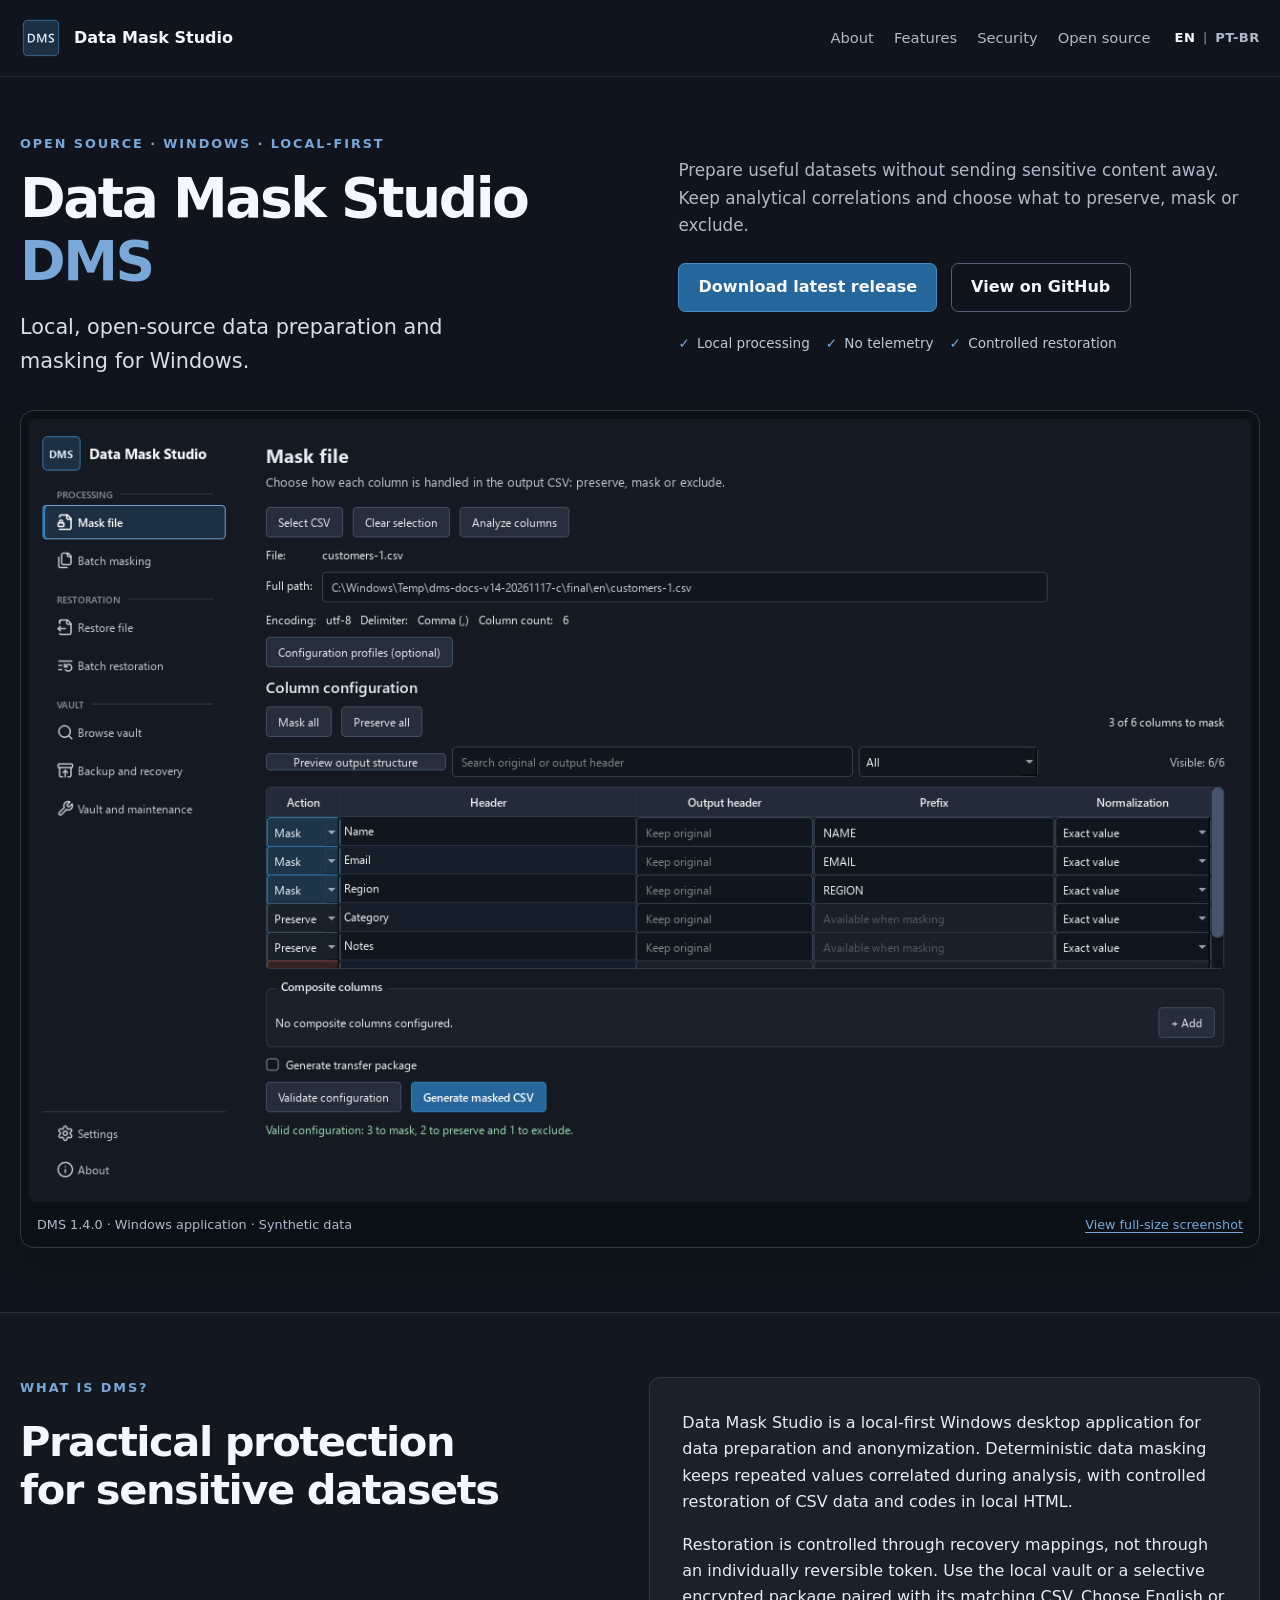
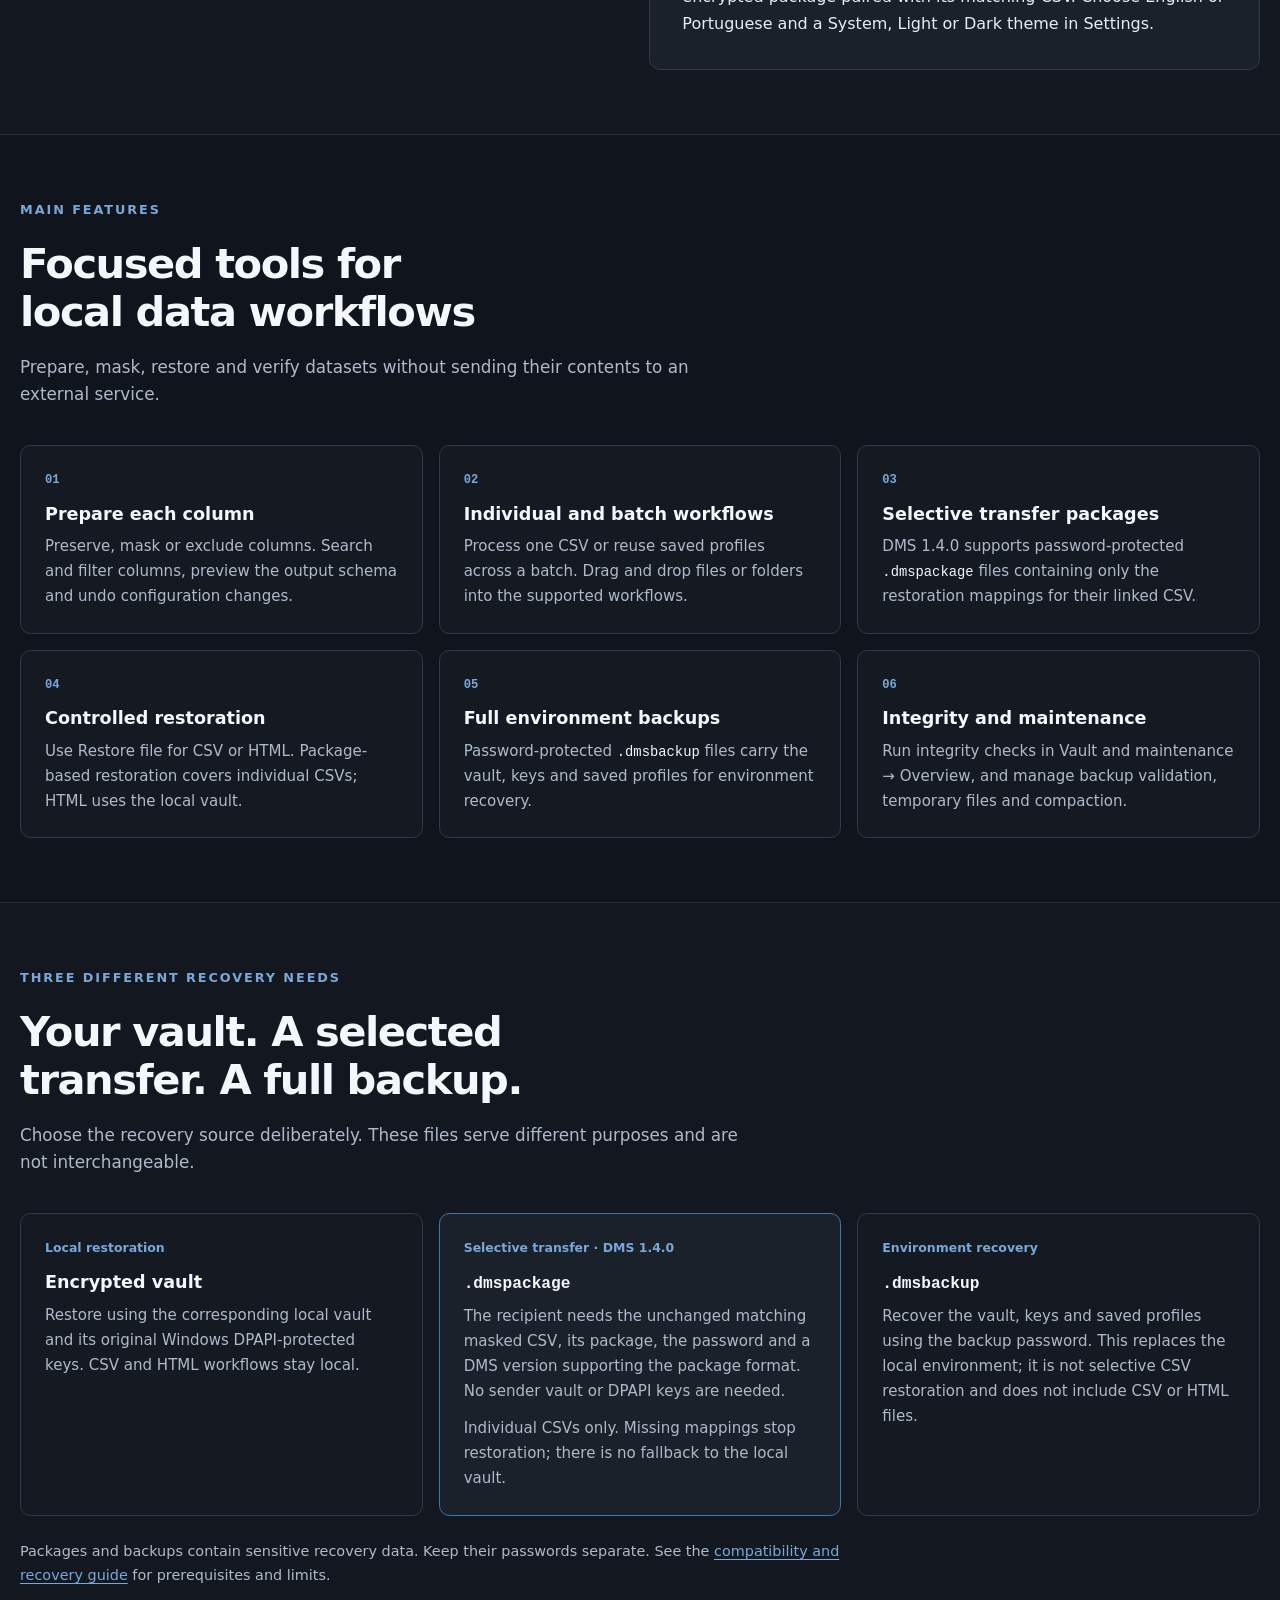
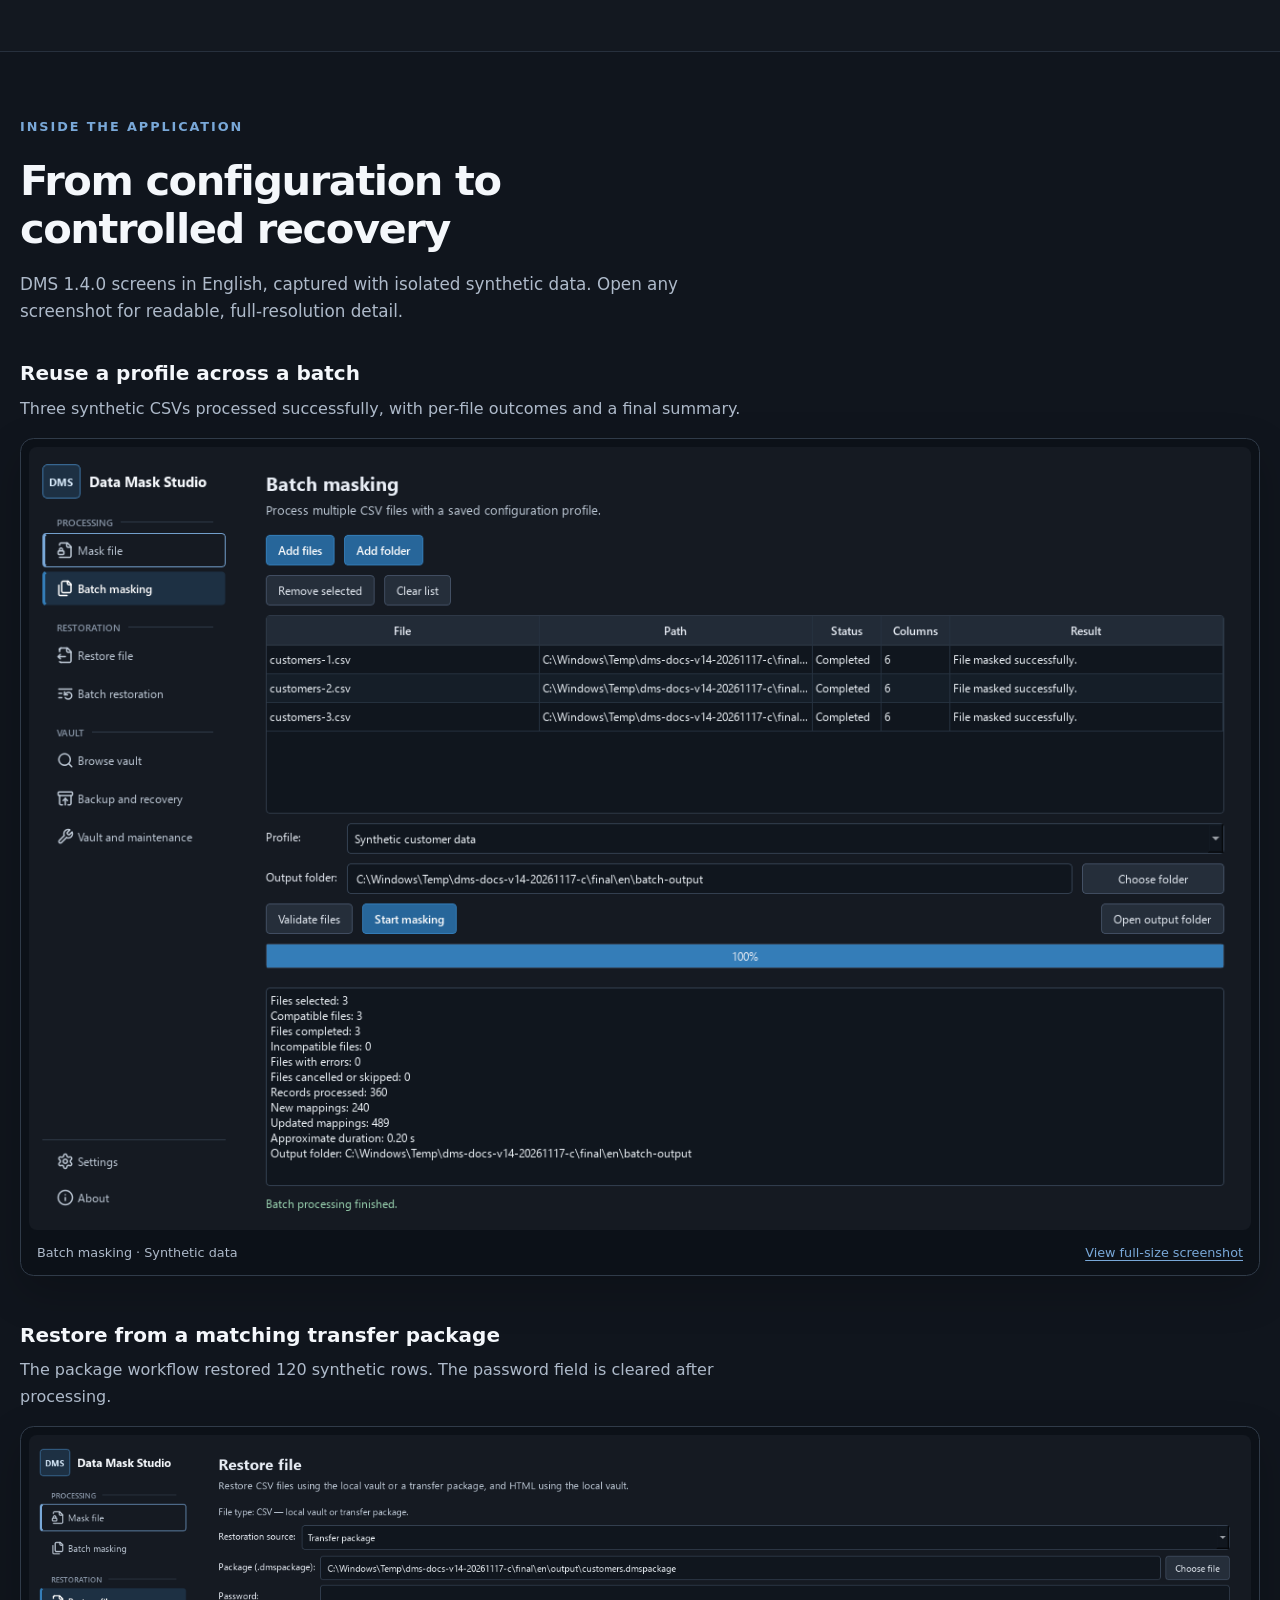
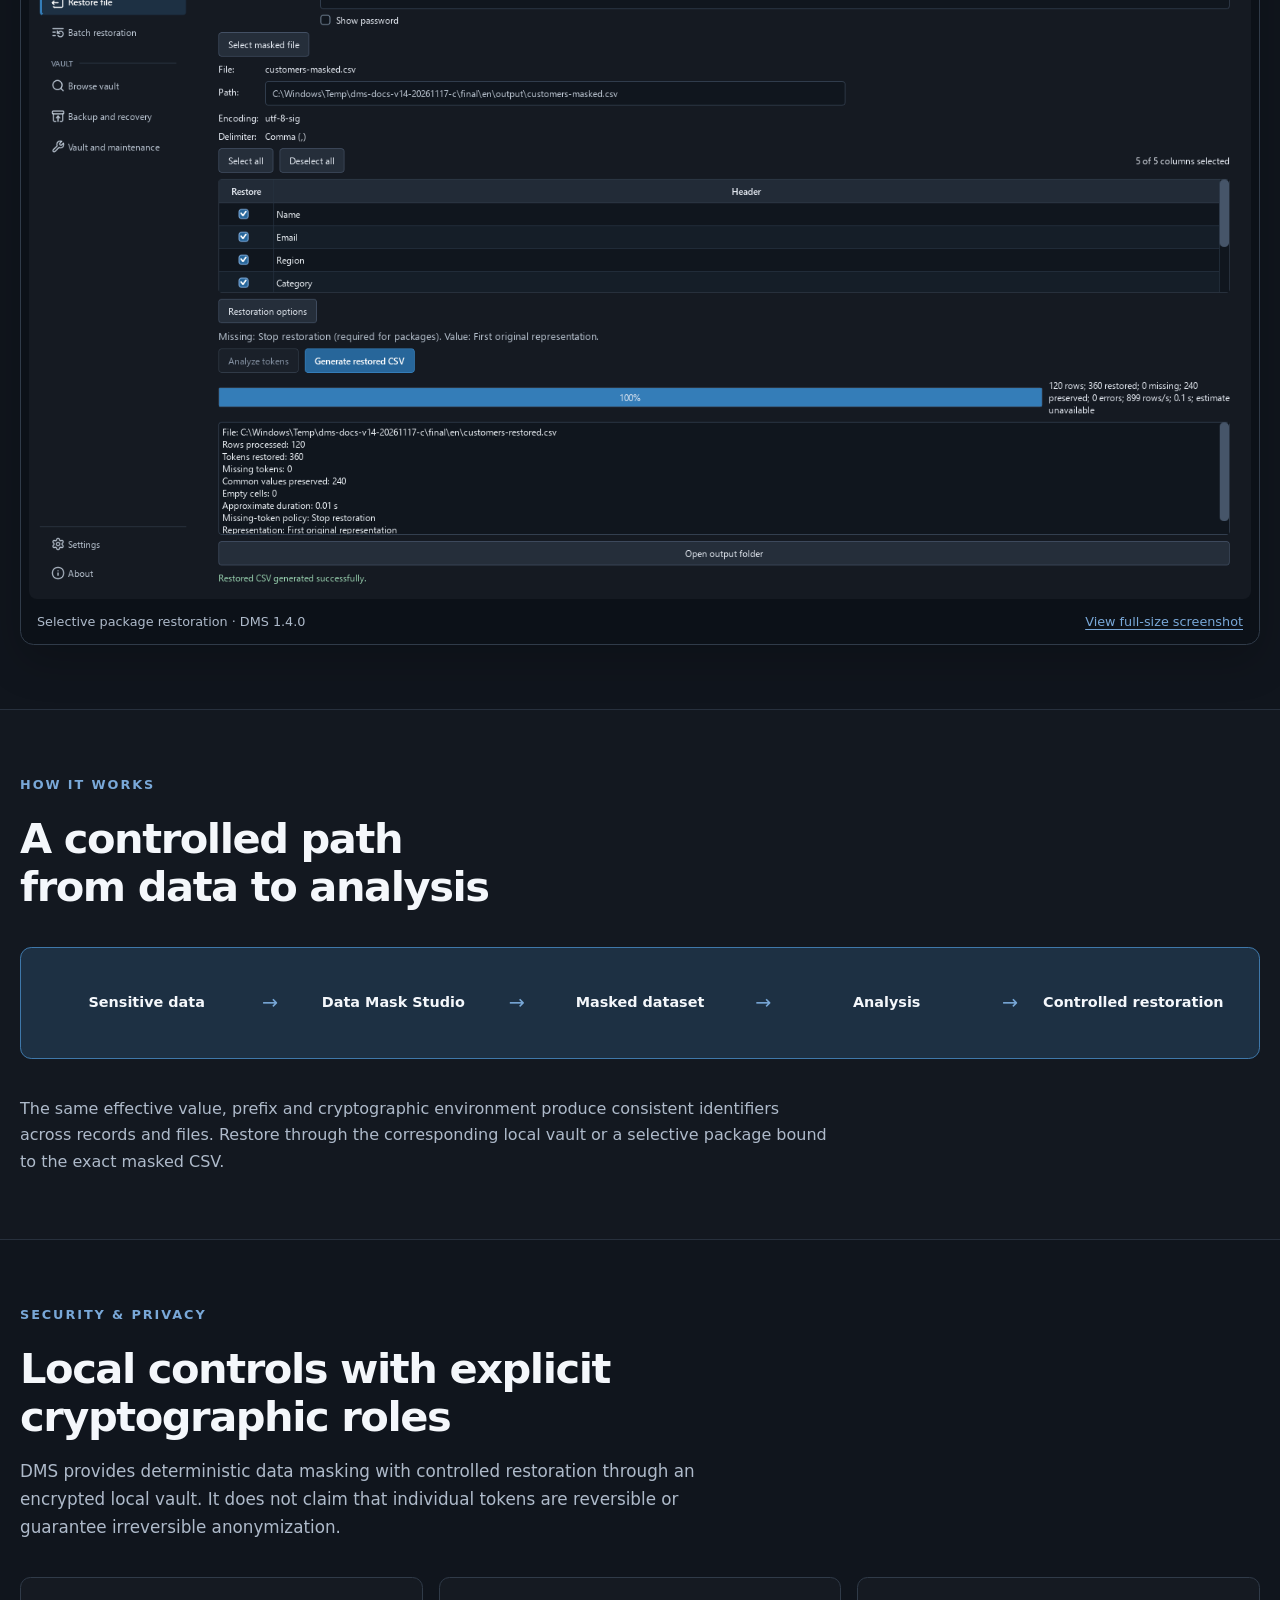
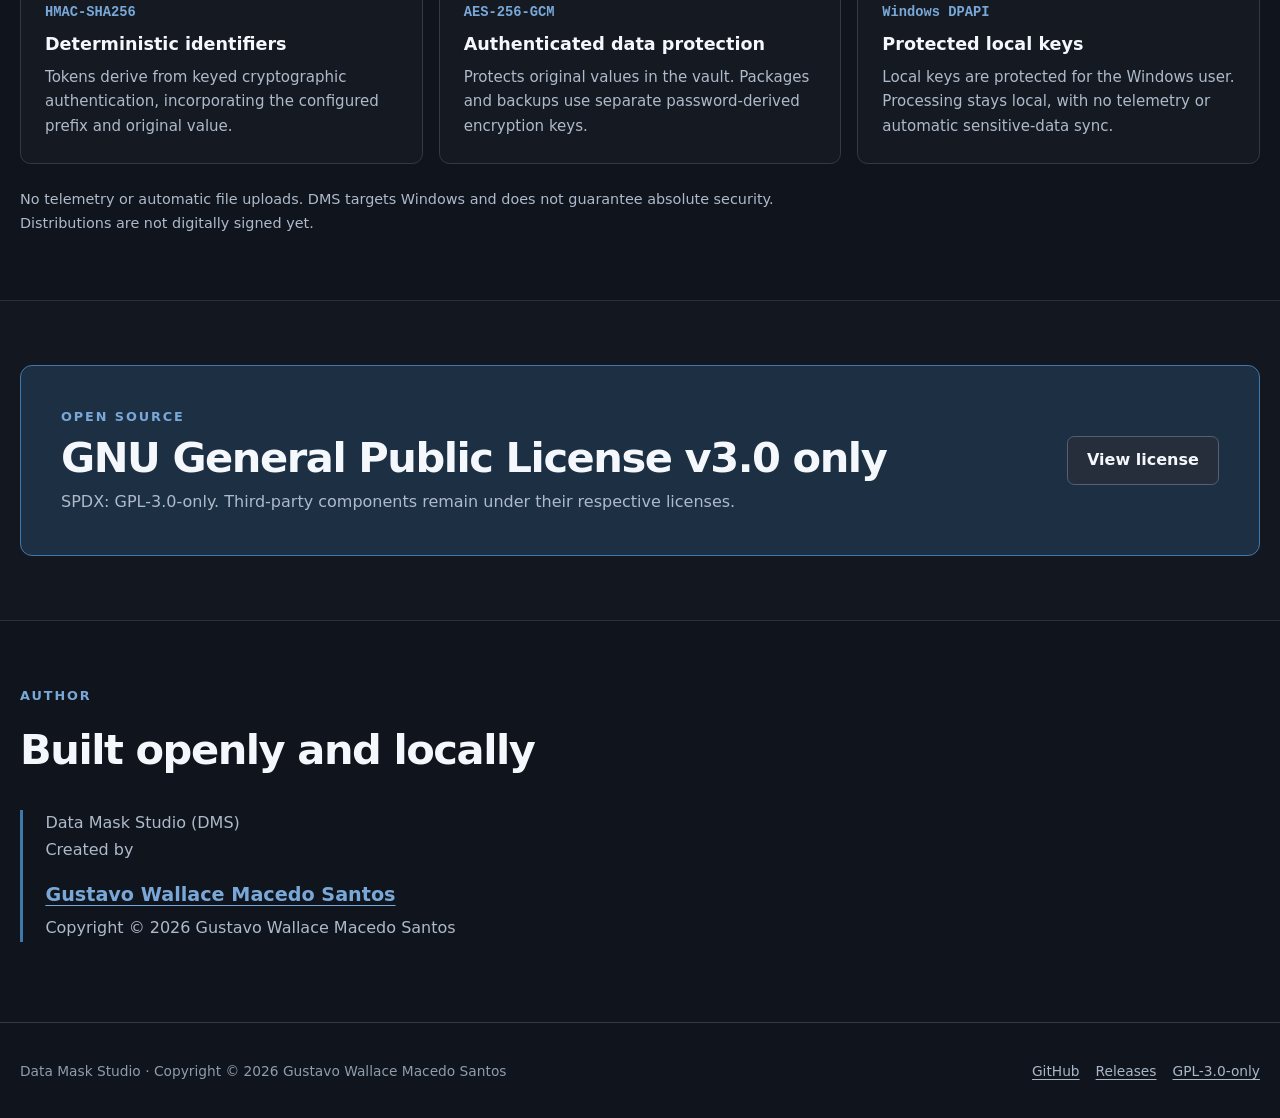
<file: docs/index.html>
<!doctype html>
<html lang="en">
  <head>
    <meta charset="utf-8">
    <meta name="viewport" content="width=device-width, initial-scale=1">
    <meta name="theme-color" content="#10151d">
    <meta name="google-site-verification" content="2V_Hk5J_PDTpbsVzJw7ZUUb8-mQ_qrsIOJb8AKWhJMg" />
    <title>Data Mask Studio (DMS) — Open Source Data Masking Tool</title>
    <meta name="description" content="Data Mask Studio (DMS): local-first data preparation, anonymization and deterministic data masking for sensitive data on Windows.">
    <link rel="canonical" href="https://gustavo-wallace.github.io/data-mask-studio/">
    <link rel="alternate" hreflang="en" href="https://gustavo-wallace.github.io/data-mask-studio/">
    <link rel="alternate" hreflang="pt-BR" href="https://gustavo-wallace.github.io/data-mask-studio/pt-br/">
    <link rel="alternate" hreflang="x-default" href="https://gustavo-wallace.github.io/data-mask-studio/">
    <link rel="icon" href="assets/dms_icon.svg" type="image/svg+xml">
    <link rel="stylesheet" href="styles.css">
    <meta property="og:title" content="Data Mask Studio (DMS) — Open Source Data Masking Tool">
    <meta property="og:description" content="Local-first data preparation and data masking for sensitive data on Windows.">
    <meta property="og:type" content="website">
    <meta property="og:url" content="https://gustavo-wallace.github.io/data-mask-studio/">
    <meta property="og:image" content="https://gustavo-wallace.github.io/data-mask-studio/assets/dms_icon_1024.png">
    <meta property="og:image:alt" content="Data Mask Studio DMS monogram">
    <meta property="og:site_name" content="Data Mask Studio">
    <meta property="og:locale" content="en_US">
    <meta property="og:locale:alternate" content="pt_BR">
    <script type="application/ld+json">
      {
        "@context": "https://schema.org",
        "@type": "SoftwareApplication",
        "name": "Data Mask Studio",
        "alternateName": "DMS",
        "description": "A local-first Windows desktop application for data preparation, anonymization and deterministic data masking with controlled restoration through an encrypted local vault.",
        "applicationCategory": "SecurityApplication",
        "operatingSystem": "Windows",
        "codeRepository": "https://github.com/Gustavo-Wallace/data-mask-studio",
        "downloadUrl": "https://github.com/Gustavo-Wallace/data-mask-studio/releases/latest",
        "license": "https://www.gnu.org/licenses/gpl-3.0.html",
        "author": {
          "@type": "Person",
          "name": "Gustavo Wallace Macedo Santos",
          "url": "https://github.com/Gustavo-Wallace"
        }
      }
    </script>
  </head>
  <body>
    <a class="skip-link" href="#main-content">Skip to main content</a>
    <header class="site-header">
      <div class="container header-inner">
        <a class="brand" href="./" aria-label="Data Mask Studio home">
          <img src="assets/dms_icon.svg" alt="" width="42" height="42">
          <span>Data Mask Studio</span>
        </a>
        <div class="header-actions">
          <nav class="primary-nav" aria-label="Primary navigation">
            <a href="#about">About</a>
            <a href="#features">Features</a>
            <a href="#security">Security</a>
            <a href="#open-source">Open source</a>
          </nav>
          <nav class="language-switcher" aria-label="Language selection">
            <a href="./" lang="en" hreflang="en" aria-current="page">EN</a>
            <span aria-hidden="true">|</span>
            <a href="pt-br/" lang="pt-BR" hreflang="pt-BR">PT-BR</a>
          </nav>
        </div>
      </div>
    </header>

    <main id="main-content">
      <section class="hero">
        <div class="container">
          <div class="hero-copy">
            <div class="hero-heading">
              <p class="eyebrow">Open source · Windows · Local-first</p>
              <h1>Data Mask Studio <span>DMS</span></h1>
              <p class="hero-lead">Local, open-source data preparation and masking for Windows.</p>
            </div>
            <div class="hero-details">
              <p class="hero-summary">Prepare useful datasets without sending sensitive content away. Keep analytical correlations and choose what to preserve, mask or exclude.</p>
              <div class="button-row">
                <a class="button button-primary" href="https://github.com/Gustavo-Wallace/data-mask-studio/releases/latest">Download latest release</a>
                <a class="button button-secondary" href="https://github.com/Gustavo-Wallace/data-mask-studio">View on GitHub</a>
              </div>
              <ul class="trust-list" aria-label="Key privacy characteristics">
                <li>Local processing</li>
                <li>No telemetry</li>
                <li>Controlled restoration</li>
              </ul>
            </div>
          </div>
          <figure class="product-preview">
            <a href="images/data-mask-studio-main.png" aria-label="View full-size screenshot"><img src="images/data-mask-studio-main.png" alt="Data Mask Studio 1.4.0 with synthetic data: Preserve, Mask and Exclude actions, output headers, prefixes and normalization" width="1280" height="820" fetchpriority="high"></a>
            <figcaption><span>DMS 1.4.0 · Windows application · Synthetic data</span><a href="images/data-mask-studio-main.png">View full-size screenshot</a></figcaption>
          </figure>
        </div>
      </section>

      <section class="section section-quiet" id="about">
        <div class="container two-column">
          <div class="section-heading">
            <p class="eyebrow">What is DMS?</p>
            <h2>Practical protection for sensitive datasets</h2>
          </div>
          <div class="prose-panel">
            <p>Data Mask Studio is a local-first Windows desktop application for data preparation and anonymization. Deterministic data masking keeps repeated values correlated during analysis, with controlled restoration of CSV data and codes in local HTML.</p>
            <p>Restoration is controlled through recovery mappings, not through an individually reversible token. Use the local vault or a selective encrypted package paired with its matching CSV. Choose English or Portuguese and a System, Light or Dark theme in Settings.</p>
          </div>
        </div>
      </section>

      <section class="section" id="features">
        <div class="container">
          <div class="section-heading">
            <p class="eyebrow">Main features</p>
            <h2>Focused tools for local data workflows</h2>
            <p class="section-intro">Prepare, mask, restore and verify datasets without sending their contents to an external service.</p>
          </div>
          <div class="feature-grid">
            <article class="feature-card">
              <span class="feature-number">01</span>
              <h3>Prepare each column</h3>
              <p>Preserve, mask or exclude columns. Search and filter columns, preview the output schema and undo configuration changes.</p>
            </article>
            <article class="feature-card">
              <span class="feature-number">02</span>
              <h3>Individual and batch workflows</h3>
              <p>Process one CSV or reuse saved profiles across a batch. Drag and drop files or folders into the supported workflows.</p>
            </article>
            <article class="feature-card">
              <span class="feature-number">03</span>
              <h3>Selective transfer packages</h3>
              <p>DMS 1.4.0 supports password-protected <code>.dmspackage</code> files containing only the restoration mappings for their linked CSV.</p>
            </article>
            <article class="feature-card">
              <span class="feature-number">04</span>
              <h3>Controlled restoration</h3>
              <p>Use Restore file for CSV or HTML. Package-based restoration covers individual CSVs; HTML uses the local vault.</p>
            </article>
            <article class="feature-card">
              <span class="feature-number">05</span>
              <h3>Full environment backups</h3>
              <p>Password-protected <code>.dmsbackup</code> files carry the vault, keys and saved profiles for environment recovery.</p>
            </article>
            <article class="feature-card">
              <span class="feature-number">06</span>
              <h3>Integrity and maintenance</h3>
              <p>Run integrity checks in Vault and maintenance → Overview, and manage backup validation, temporary files and compaction.</p>
            </article>
          </div>
        </div>
      </section>

      <section class="section section-quiet" id="restoration">
        <div class="container">
          <div class="section-heading">
            <p class="eyebrow">Three different recovery needs</p>
            <h2>Your vault. A selected transfer. A full backup.</h2>
            <p class="section-intro">Choose the recovery source deliberately. These files serve different purposes and are not interchangeable.</p>
          </div>
          <div class="recovery-grid">
            <article class="recovery-card">
              <p class="card-label">Local restoration</p>
              <h3>Encrypted vault</h3>
              <p>Restore using the corresponding local vault and its original Windows DPAPI-protected keys. CSV and HTML workflows stay local.</p>
            </article>
            <article class="recovery-card recovery-highlight">
              <p class="card-label">Selective transfer · DMS 1.4.0</p>
              <h3><code>.dmspackage</code></h3>
              <p>The recipient needs the unchanged matching masked CSV, its package, the password and a DMS version supporting the package format. No sender vault or DPAPI keys are needed.</p>
              <p>Individual CSVs only. Missing mappings stop restoration; there is no fallback to the local vault.</p>
            </article>
            <article class="recovery-card">
              <p class="card-label">Environment recovery</p>
              <h3><code>.dmsbackup</code></h3>
              <p>Recover the vault, keys and saved profiles using the backup password. This replaces the local environment; it is not selective CSV restoration and does not include CSV or HTML files.</p>
            </article>
          </div>
          <p class="section-note">Packages and backups contain sensitive recovery data. Keep their passwords separate. See the <a href="https://github.com/Gustavo-Wallace/data-mask-studio/blob/main/COMPATIBILITY.md">compatibility and recovery guide</a> for prerequisites and limits.</p>
        </div>
      </section>

      <section class="section" id="in-practice">
        <div class="container">
          <div class="section-heading">
            <p class="eyebrow">Inside the application</p>
            <h2>From configuration to controlled recovery</h2>
            <p class="section-intro">DMS 1.4.0 screens in English, captured with isolated synthetic data. Open any screenshot for readable, full-resolution detail.</p>
          </div>
          <div class="showcase">
            <div class="showcase-heading">
              <h3>Reuse a profile across a batch</h3>
              <p>Three synthetic CSVs processed successfully, with per-file outcomes and a final summary.</p>
            </div>
          <figure class="product-preview">
            <a href="images/data-mask-studio-batch.png" aria-label="View full-size screenshot"><img src="images/data-mask-studio-batch.png" alt="Data Mask Studio batch CSV masking: three completed files, saved profile, 100 percent progress and 360 processed rows" width="1280" height="820" loading="lazy" decoding="async"></a>
            <figcaption><span>Batch masking · Synthetic data</span><a href="images/data-mask-studio-batch.png">View full-size screenshot</a></figcaption>
          </figure>
          </div>
          <div class="showcase">
            <div class="showcase-heading">
              <h3>Restore from a matching transfer package</h3>
              <p>The package workflow restored 120 synthetic rows. The password field is cleared after processing.</p>
            </div>
          <figure class="product-preview">
            <a href="images/data-mask-studio-package.png" aria-label="View full-size screenshot"><img src="images/data-mask-studio-package.png" alt="Data Mask Studio 1.4.0 package restoration: transfer-package source selected, five CSV columns selected and successful restoration with the password cleared" width="1600" height="1000" loading="lazy" decoding="async"></a>
            <figcaption><span>Selective package restoration · DMS 1.4.0</span><a href="images/data-mask-studio-package.png">View full-size screenshot</a></figcaption>
          </figure>
          </div>
        </div>
      </section>

      <section class="section section-quiet" id="workflow">
        <div class="container">
          <div class="section-heading">
            <p class="eyebrow">How it works</p>
            <h2>A controlled path from data to analysis</h2>
          </div>
          <div class="workflow" aria-label="Data Mask Studio workflow">
            <div class="workflow-step">Sensitive data</div>
            <span class="workflow-arrow" aria-hidden="true">→</span>
            <div class="workflow-step">Data Mask Studio</div>
            <span class="workflow-arrow" aria-hidden="true">→</span>
            <div class="workflow-step">Masked dataset</div>
            <span class="workflow-arrow" aria-hidden="true">→</span>
            <div class="workflow-step">Analysis</div>
            <span class="workflow-arrow" aria-hidden="true">→</span>
            <div class="workflow-step">Controlled restoration</div>
          </div>
          <p class="workflow-note">The same effective value, prefix and cryptographic environment produce consistent identifiers across records and files. Restore through the corresponding local vault or a selective package bound to the exact masked CSV.</p>
        </div>
      </section>

      <section class="section" id="security">
        <div class="container">
          <div class="section-heading">
            <p class="eyebrow">Security &amp; privacy</p>
            <h2>Local controls with explicit cryptographic roles</h2>
            <p class="section-intro">DMS provides deterministic data masking with controlled restoration through an encrypted local vault. It does not claim that individual tokens are reversible or guarantee irreversible anonymization.</p>
          </div>
          <div class="security-grid">
            <article class="security-card">
              <strong>HMAC-SHA256</strong>
              <h3>Deterministic identifiers</h3>
              <p>Tokens derive from keyed cryptographic authentication, incorporating the configured prefix and original value.</p>
            </article>
            <article class="security-card">
              <strong>AES-256-GCM</strong>
              <h3>Authenticated data protection</h3>
              <p>Protects original values in the vault. Packages and backups use separate password-derived encryption keys.</p>
            </article>
            <article class="security-card">
              <strong>Windows DPAPI</strong>
              <h3>Protected local keys</h3>
              <p>Local keys are protected for the Windows user. Processing stays local, with no telemetry or automatic sensitive-data sync.</p>
            </article>
          </div>
          <p class="section-note">No telemetry or automatic file uploads. DMS targets Windows and does not guarantee absolute security. Distributions are not digitally signed yet.</p>
        </div>
      </section>

      <section class="section section-quiet" id="open-source">
        <div class="container">
          <div class="license-panel">
            <div>
              <p class="eyebrow">Open source</p>
              <h2>GNU General Public License v3.0 only</h2>
              <p>SPDX: GPL-3.0-only. Third-party components remain under their respective licenses.</p>
            </div>
            <a class="button" href="https://github.com/Gustavo-Wallace/data-mask-studio/blob/main/LICENSE">View license</a>
          </div>
        </div>
      </section>

      <section class="section" id="author">
        <div class="container">
          <div class="section-heading">
            <p class="eyebrow">Author</p>
            <h2>Built openly and locally</h2>
          </div>
          <div class="author-card">
            <p>Data Mask Studio (DMS)<br>Created by</p>
            <p class="author-name"><a href="https://github.com/Gustavo-Wallace">Gustavo Wallace Macedo Santos</a></p>
            <p>Copyright © 2026 Gustavo Wallace Macedo Santos</p>
          </div>
        </div>
      </section>
    </main>

    <footer class="site-footer">
      <div class="container footer-inner">
        <span>Data Mask Studio · Copyright © 2026 Gustavo Wallace Macedo Santos</span>
        <nav class="footer-links" aria-label="Footer navigation">
          <a href="https://github.com/Gustavo-Wallace/data-mask-studio">GitHub</a>
          <a href="https://github.com/Gustavo-Wallace/data-mask-studio/releases">Releases</a>
          <a href="https://github.com/Gustavo-Wallace/data-mask-studio/blob/main/LICENSE">GPL-3.0-only</a>
        </nav>
      </div>
    </footer>
  </body>
</html>
</file>
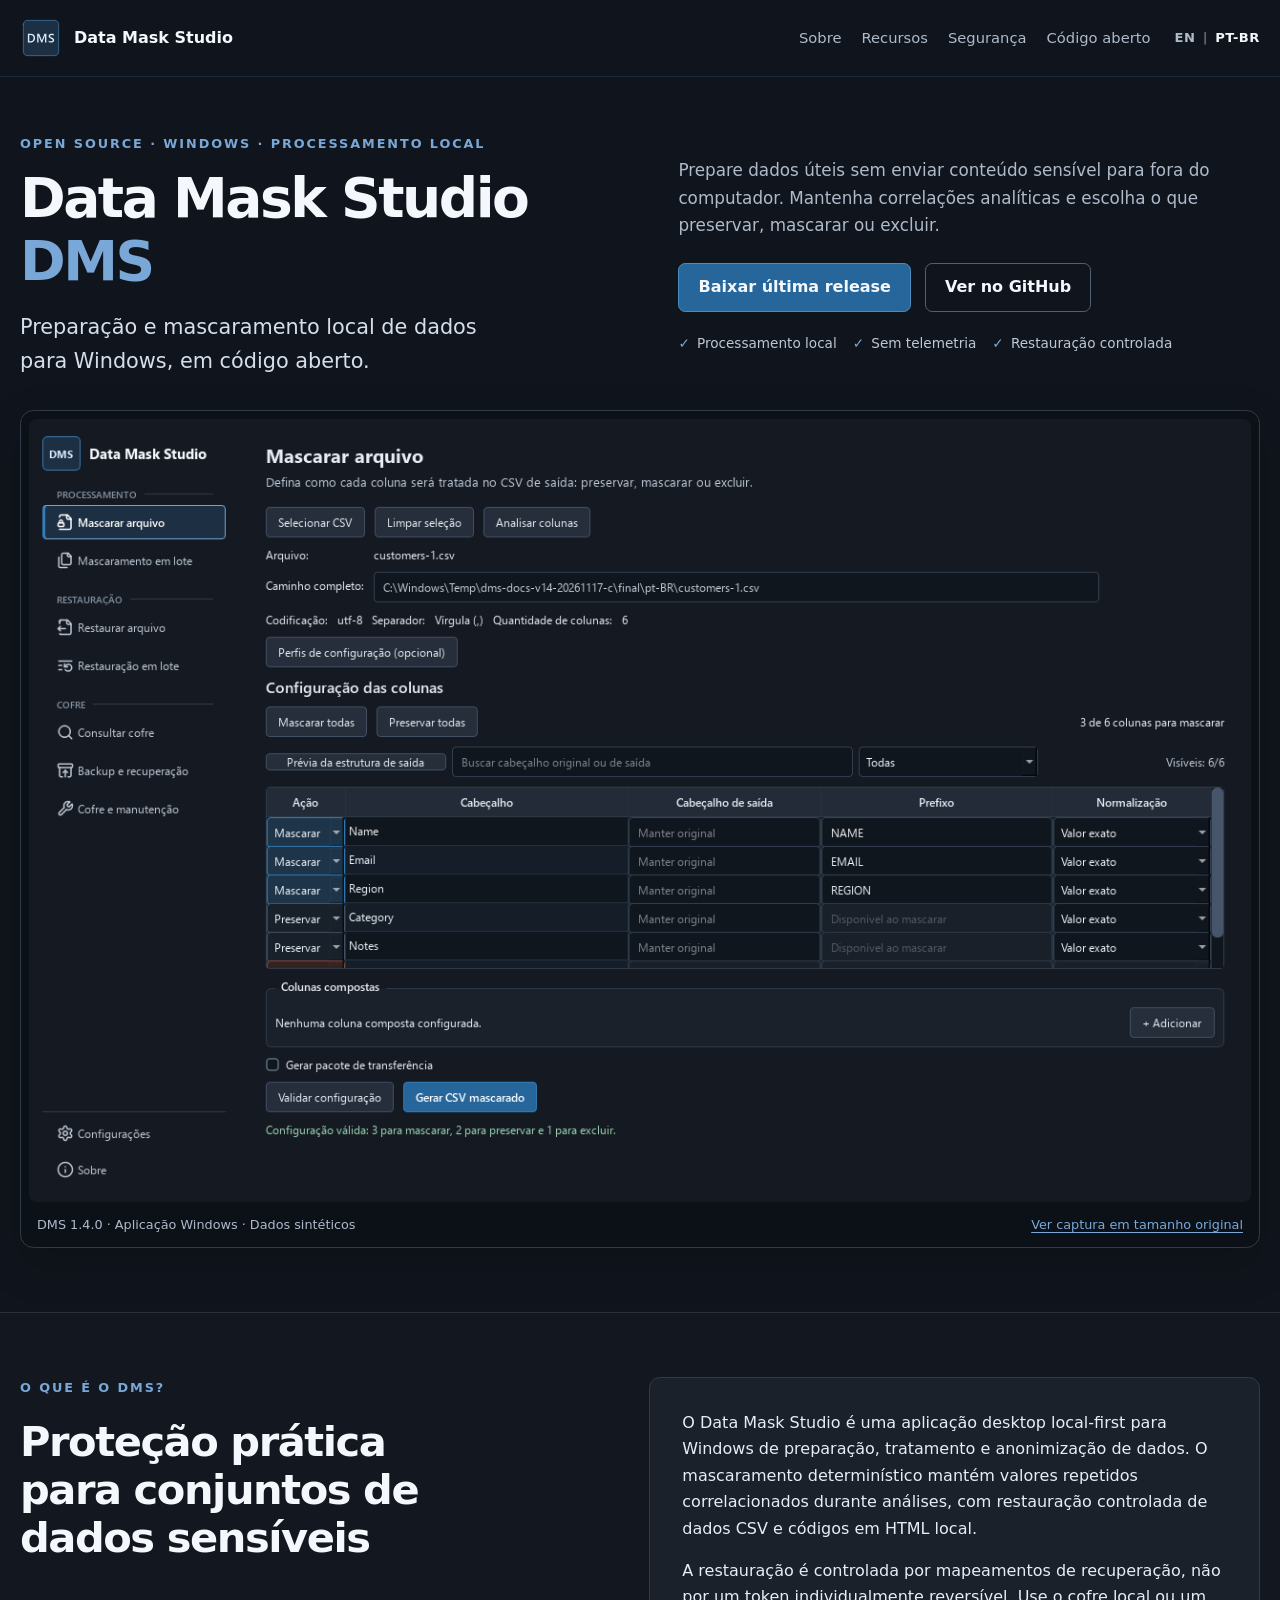
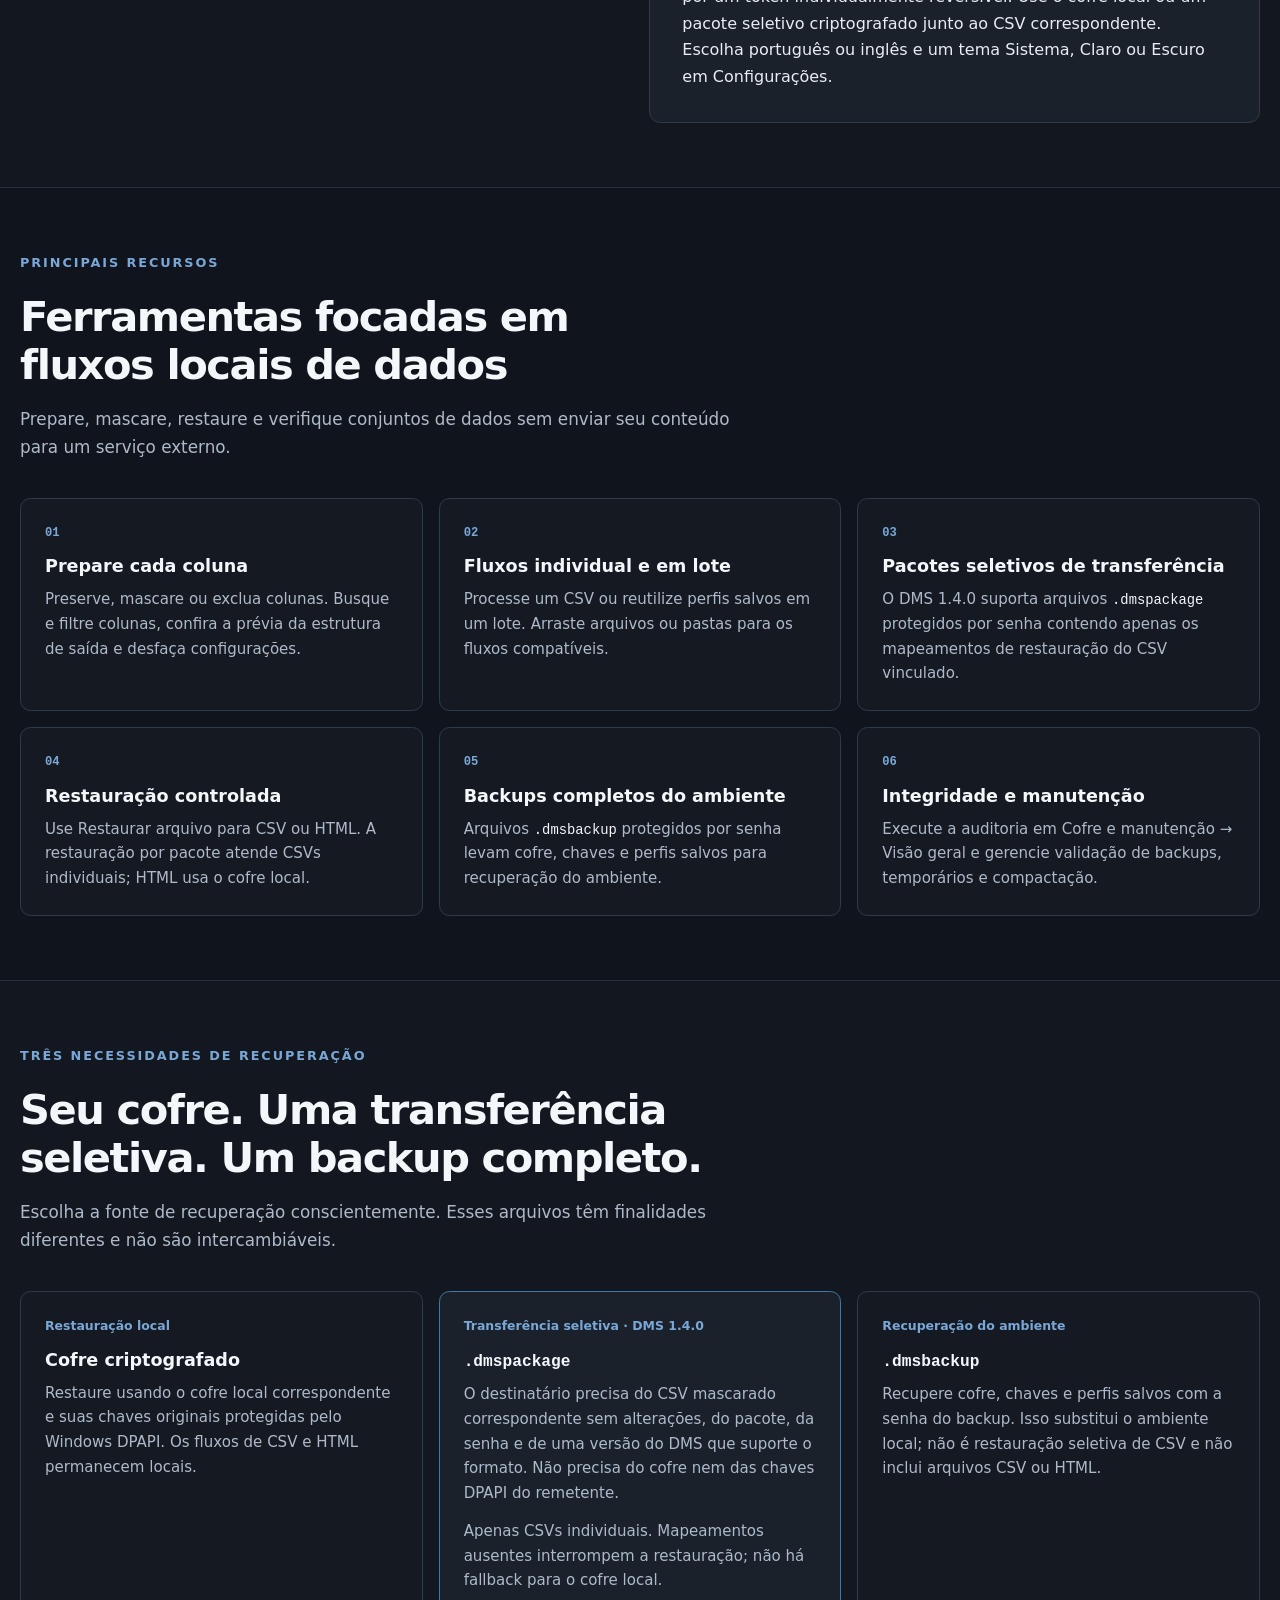
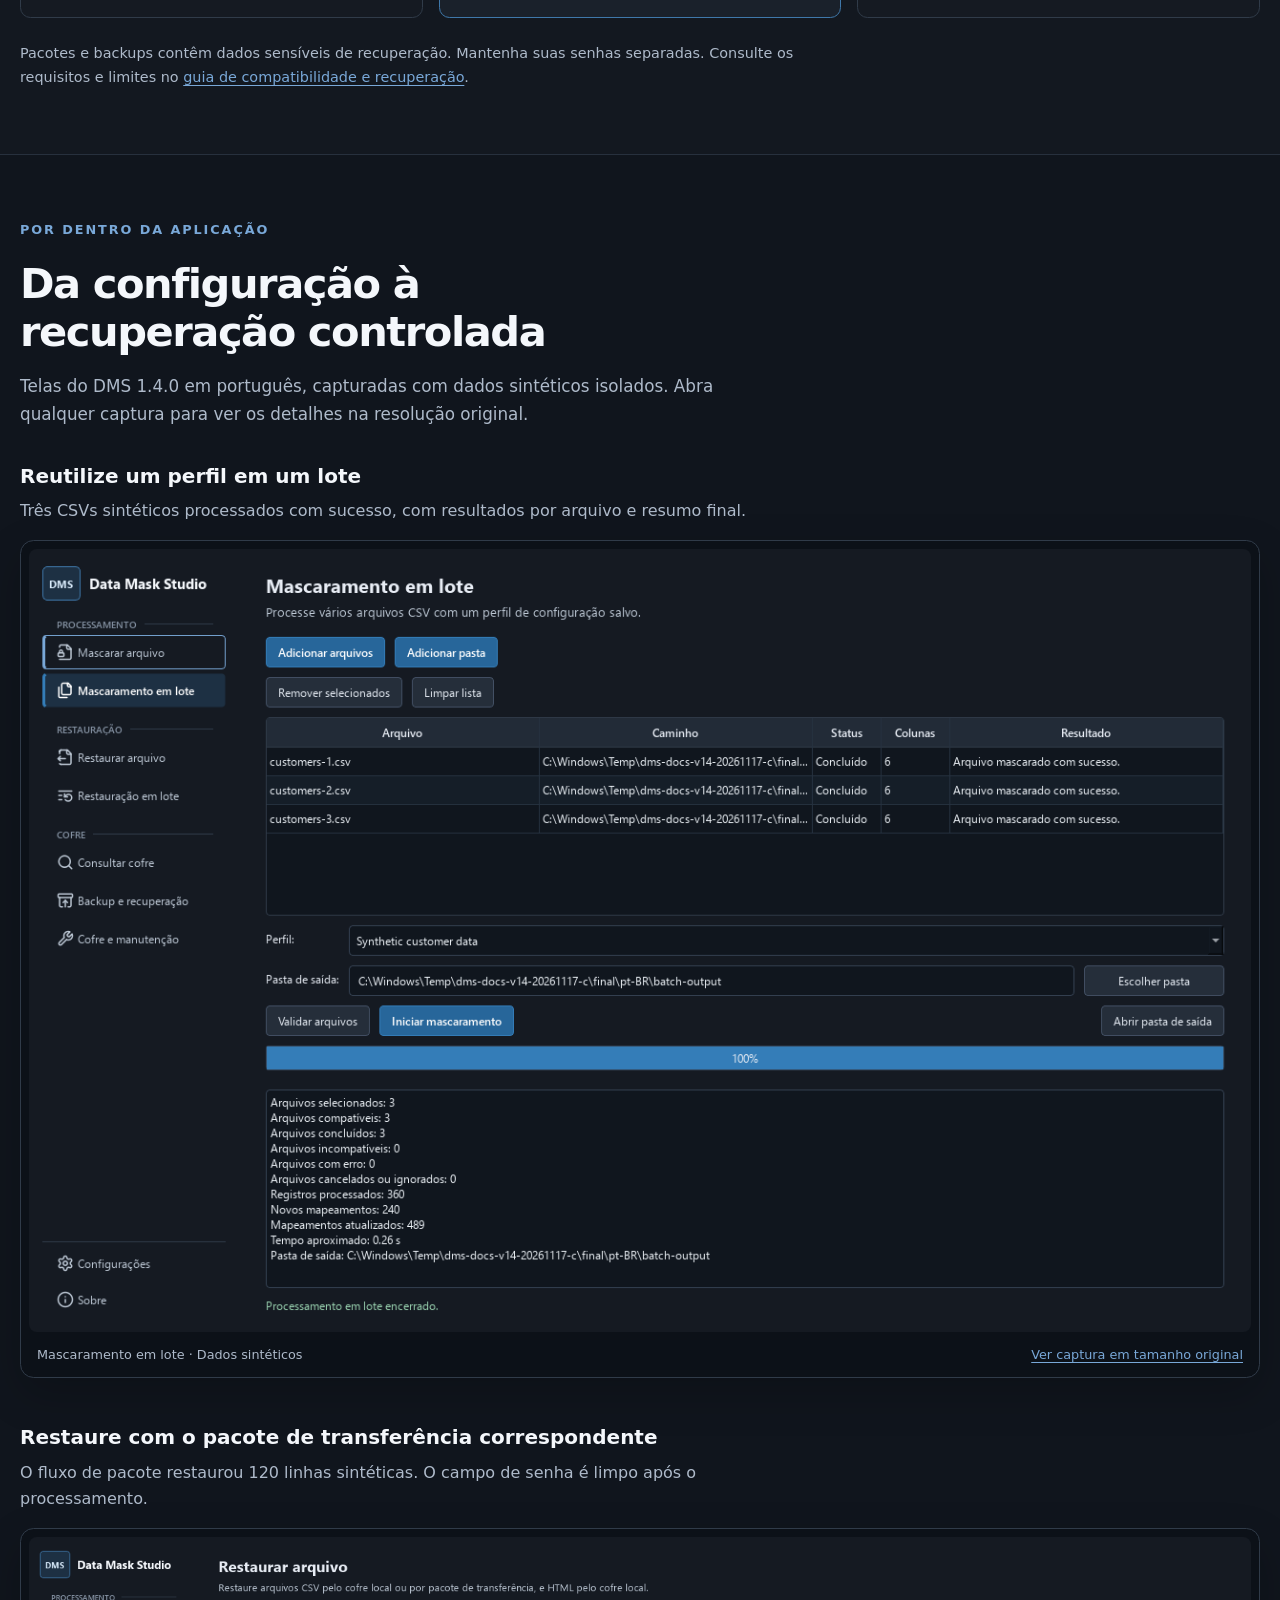
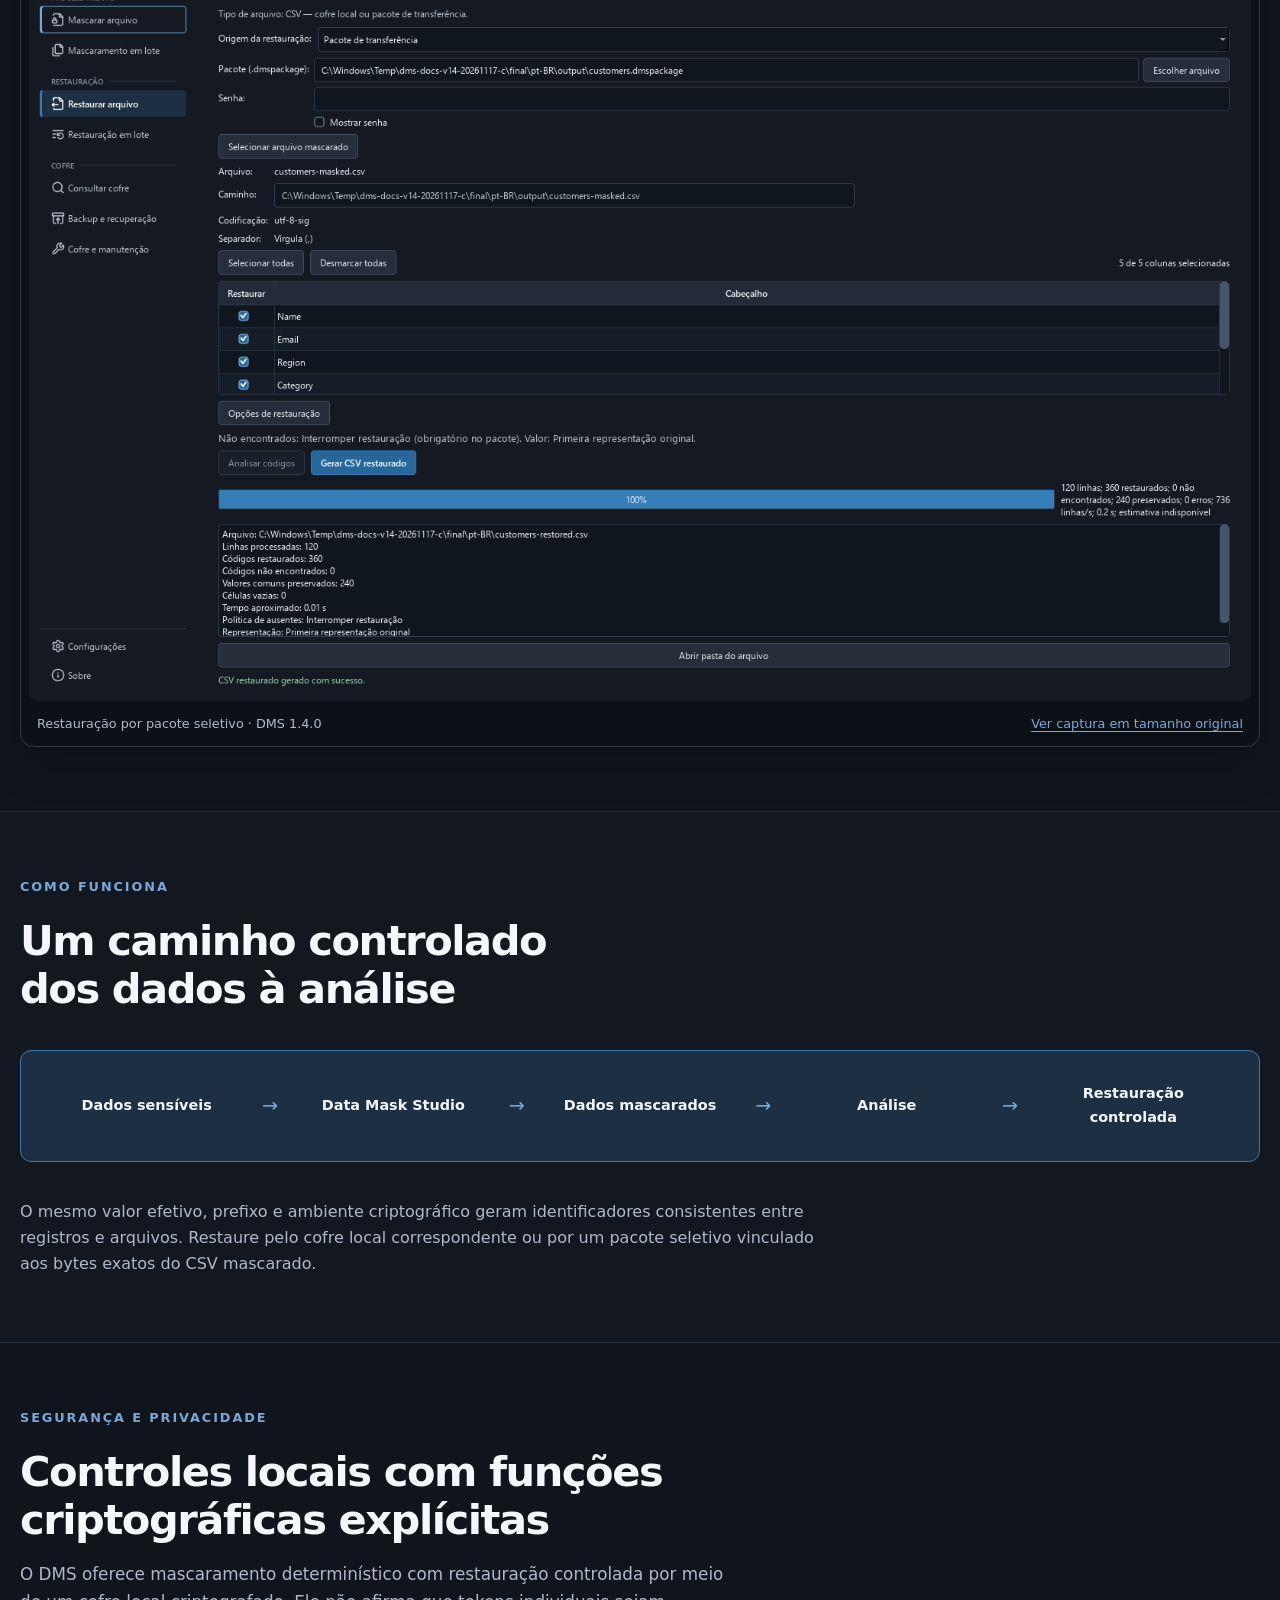
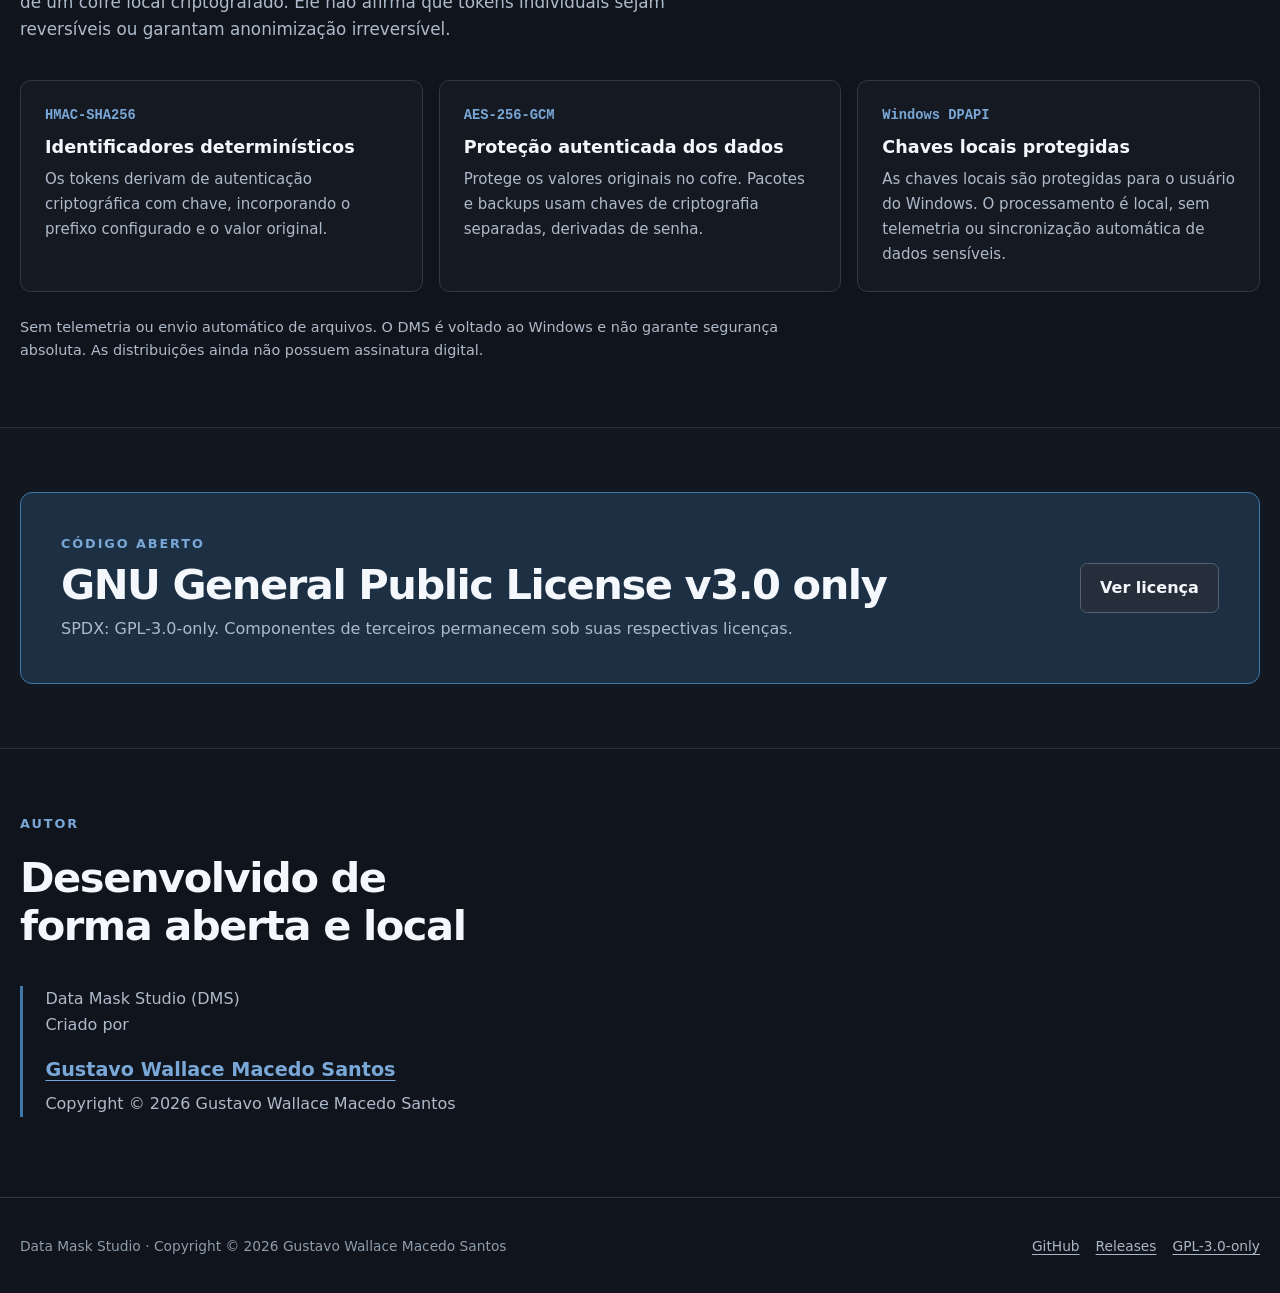
<file: docs/pt-br/index.html>
<!doctype html>
<html lang="pt-BR">
  <head>
    <meta charset="utf-8">
    <meta name="viewport" content="width=device-width, initial-scale=1">
    <meta name="theme-color" content="#10151d">
    <title>Data Mask Studio (DMS) — Mascaramento de Dados para Windows</title>
    <meta name="description" content="Data Mask Studio (DMS): preparação, anonimização e mascaramento de dados sensíveis no Windows, com processamento local-first.">
    <link rel="canonical" href="https://gustavo-wallace.github.io/data-mask-studio/pt-br/">
    <link rel="alternate" hreflang="en" href="https://gustavo-wallace.github.io/data-mask-studio/">
    <link rel="alternate" hreflang="pt-BR" href="https://gustavo-wallace.github.io/data-mask-studio/pt-br/">
    <link rel="alternate" hreflang="x-default" href="https://gustavo-wallace.github.io/data-mask-studio/">
    <link rel="icon" href="../assets/dms_icon.svg" type="image/svg+xml">
    <link rel="stylesheet" href="../styles.css">
    <meta property="og:title" content="Data Mask Studio (DMS) — Mascaramento de Dados para Windows">
    <meta property="og:description" content="Preparação e mascaramento local-first de dados sensíveis para Windows.">
    <meta property="og:type" content="website">
    <meta property="og:url" content="https://gustavo-wallace.github.io/data-mask-studio/pt-br/">
    <meta property="og:image" content="https://gustavo-wallace.github.io/data-mask-studio/assets/dms_icon_1024.png">
    <meta property="og:image:alt" content="Monograma DMS do Data Mask Studio">
    <meta property="og:site_name" content="Data Mask Studio">
    <meta property="og:locale" content="pt_BR">
    <meta property="og:locale:alternate" content="en_US">
    <script type="application/ld+json">
      {
        "@context": "https://schema.org",
        "@type": "SoftwareApplication",
        "name": "Data Mask Studio",
        "alternateName": "DMS",
        "description": "Aplicação desktop local-first para Windows de preparação de dados, anonimização e mascaramento determinístico com restauração controlada por meio de um cofre local criptografado.",
        "applicationCategory": "SecurityApplication",
        "operatingSystem": "Windows",
        "codeRepository": "https://github.com/Gustavo-Wallace/data-mask-studio",
        "downloadUrl": "https://github.com/Gustavo-Wallace/data-mask-studio/releases/latest",
        "license": "https://www.gnu.org/licenses/gpl-3.0.html",
        "author": {
          "@type": "Person",
          "name": "Gustavo Wallace Macedo Santos",
          "url": "https://github.com/Gustavo-Wallace"
        }
      }
    </script>
  </head>
  <body>
    <a class="skip-link" href="#conteudo-principal">Ir para o conteúdo principal</a>
    <header class="site-header">
      <div class="container header-inner">
        <a class="brand" href="./" aria-label="Página inicial do Data Mask Studio">
          <img src="../assets/dms_icon.svg" alt="" width="42" height="42">
          <span>Data Mask Studio</span>
        </a>
        <div class="header-actions">
          <nav class="primary-nav" aria-label="Navegação principal">
            <a href="#sobre">Sobre</a>
            <a href="#recursos">Recursos</a>
            <a href="#seguranca">Segurança</a>
            <a href="#codigo-aberto">Código aberto</a>
          </nav>
          <nav class="language-switcher" aria-label="Seleção de idioma">
            <a href="../" lang="en" hreflang="en">EN</a>
            <span aria-hidden="true">|</span>
            <a href="./" lang="pt-BR" hreflang="pt-BR" aria-current="page">PT-BR</a>
          </nav>
        </div>
      </div>
    </header>

    <main id="conteudo-principal">
      <section class="hero">
        <div class="container">
          <div class="hero-copy">
            <div class="hero-heading">
              <p class="eyebrow">Open source · Windows · Processamento local</p>
              <h1>Data Mask Studio <span>DMS</span></h1>
              <p class="hero-lead">Preparação e mascaramento local de dados para Windows, em código aberto.</p>
            </div>
            <div class="hero-details">
              <p class="hero-summary">Prepare dados úteis sem enviar conteúdo sensível para fora do computador. Mantenha correlações analíticas e escolha o que preservar, mascarar ou excluir.</p>
              <div class="button-row">
                <a class="button button-primary" href="https://github.com/Gustavo-Wallace/data-mask-studio/releases/latest">Baixar última release</a>
                <a class="button button-secondary" href="https://github.com/Gustavo-Wallace/data-mask-studio">Ver no GitHub</a>
              </div>
              <ul class="trust-list" aria-label="Principais características de privacidade">
                <li>Processamento local</li>
                <li>Sem telemetria</li>
                <li>Restauração controlada</li>
              </ul>
            </div>
          </div>
          <figure class="product-preview">
            <a href="../images/data-mask-studio-main-pt-br.png" aria-label="Ver captura em tamanho original"><img src="../images/data-mask-studio-main-pt-br.png" alt="Data Mask Studio 1.4.0 com dados sintéticos: ações Preservar, Mascarar e Excluir, cabeçalhos de saída, prefixos e normalização" width="1280" height="820" fetchpriority="high"></a>
            <figcaption><span>DMS 1.4.0 · Aplicação Windows · Dados sintéticos</span><a href="../images/data-mask-studio-main-pt-br.png">Ver captura em tamanho original</a></figcaption>
          </figure>
        </div>
      </section>

      <section class="section section-quiet" id="sobre">
        <div class="container two-column">
          <div class="section-heading">
            <p class="eyebrow">O que é o DMS?</p>
            <h2>Proteção prática para conjuntos de dados sensíveis</h2>
          </div>
          <div class="prose-panel">
            <p>O Data Mask Studio é uma aplicação desktop local-first para Windows de preparação, tratamento e anonimização de dados. O mascaramento determinístico mantém valores repetidos correlacionados durante análises, com restauração controlada de dados CSV e códigos em HTML local.</p>
            <p>A restauração é controlada por mapeamentos de recuperação, não por um token individualmente reversível. Use o cofre local ou um pacote seletivo criptografado junto ao CSV correspondente. Escolha português ou inglês e um tema Sistema, Claro ou Escuro em Configurações.</p>
          </div>
        </div>
      </section>

      <section class="section" id="recursos">
        <div class="container">
          <div class="section-heading">
            <p class="eyebrow">Principais recursos</p>
            <h2>Ferramentas focadas em fluxos locais de dados</h2>
            <p class="section-intro">Prepare, mascare, restaure e verifique conjuntos de dados sem enviar seu conteúdo para um serviço externo.</p>
          </div>
          <div class="feature-grid">
            <article class="feature-card">
              <span class="feature-number">01</span>
              <h3>Prepare cada coluna</h3>
              <p>Preserve, mascare ou exclua colunas. Busque e filtre colunas, confira a prévia da estrutura de saída e desfaça configurações.</p>
            </article>
            <article class="feature-card">
              <span class="feature-number">02</span>
              <h3>Fluxos individual e em lote</h3>
              <p>Processe um CSV ou reutilize perfis salvos em um lote. Arraste arquivos ou pastas para os fluxos compatíveis.</p>
            </article>
            <article class="feature-card">
              <span class="feature-number">03</span>
              <h3>Pacotes seletivos de transferência</h3>
              <p>O DMS 1.4.0 suporta arquivos <code>.dmspackage</code> protegidos por senha contendo apenas os mapeamentos de restauração do CSV vinculado.</p>
            </article>
            <article class="feature-card">
              <span class="feature-number">04</span>
              <h3>Restauração controlada</h3>
              <p>Use Restaurar arquivo para CSV ou HTML. A restauração por pacote atende CSVs individuais; HTML usa o cofre local.</p>
            </article>
            <article class="feature-card">
              <span class="feature-number">05</span>
              <h3>Backups completos do ambiente</h3>
              <p>Arquivos <code>.dmsbackup</code> protegidos por senha levam cofre, chaves e perfis salvos para recuperação do ambiente.</p>
            </article>
            <article class="feature-card">
              <span class="feature-number">06</span>
              <h3>Integridade e manutenção</h3>
              <p>Execute a auditoria em Cofre e manutenção → Visão geral e gerencie validação de backups, temporários e compactação.</p>
            </article>
          </div>
        </div>
      </section>

      <section class="section section-quiet" id="restauracao">
        <div class="container">
          <div class="section-heading">
            <p class="eyebrow">Três necessidades de recuperação</p>
            <h2>Seu cofre. Uma transferência seletiva. Um backup completo.</h2>
            <p class="section-intro">Escolha a fonte de recuperação conscientemente. Esses arquivos têm finalidades diferentes e não são intercambiáveis.</p>
          </div>
          <div class="recovery-grid">
            <article class="recovery-card">
              <p class="card-label">Restauração local</p>
              <h3>Cofre criptografado</h3>
              <p>Restaure usando o cofre local correspondente e suas chaves originais protegidas pelo Windows DPAPI. Os fluxos de CSV e HTML permanecem locais.</p>
            </article>
            <article class="recovery-card recovery-highlight">
              <p class="card-label">Transferência seletiva · DMS 1.4.0</p>
              <h3><code>.dmspackage</code></h3>
              <p>O destinatário precisa do CSV mascarado correspondente sem alterações, do pacote, da senha e de uma versão do DMS que suporte o formato. Não precisa do cofre nem das chaves DPAPI do remetente.</p>
              <p>Apenas CSVs individuais. Mapeamentos ausentes interrompem a restauração; não há fallback para o cofre local.</p>
            </article>
            <article class="recovery-card">
              <p class="card-label">Recuperação do ambiente</p>
              <h3><code>.dmsbackup</code></h3>
              <p>Recupere cofre, chaves e perfis salvos com a senha do backup. Isso substitui o ambiente local; não é restauração seletiva de CSV e não inclui arquivos CSV ou HTML.</p>
            </article>
          </div>
          <p class="section-note">Pacotes e backups contêm dados sensíveis de recuperação. Mantenha suas senhas separadas. Consulte os requisitos e limites no <a href="https://github.com/Gustavo-Wallace/data-mask-studio/blob/main/COMPATIBILITY.md">guia de compatibilidade e recuperação</a>.</p>
        </div>
      </section>

      <section class="section" id="na-pratica">
        <div class="container">
          <div class="section-heading">
            <p class="eyebrow">Por dentro da aplicação</p>
            <h2>Da configuração à recuperação controlada</h2>
            <p class="section-intro">Telas do DMS 1.4.0 em português, capturadas com dados sintéticos isolados. Abra qualquer captura para ver os detalhes na resolução original.</p>
          </div>
          <div class="showcase">
            <div class="showcase-heading">
              <h3>Reutilize um perfil em um lote</h3>
              <p>Três CSVs sintéticos processados com sucesso, com resultados por arquivo e resumo final.</p>
            </div>
          <figure class="product-preview">
            <a href="../images/data-mask-studio-batch-pt-br.png" aria-label="Ver captura em tamanho original"><img src="../images/data-mask-studio-batch-pt-br.png" alt="Mascaramento de CSV em lote no Data Mask Studio: três arquivos concluídos, perfil salvo, progresso de 100 por cento e 360 registros processados" width="1280" height="820" loading="lazy" decoding="async"></a>
            <figcaption><span>Mascaramento em lote · Dados sintéticos</span><a href="../images/data-mask-studio-batch-pt-br.png">Ver captura em tamanho original</a></figcaption>
          </figure>
          </div>
          <div class="showcase">
            <div class="showcase-heading">
              <h3>Restaure com o pacote de transferência correspondente</h3>
              <p>O fluxo de pacote restaurou 120 linhas sintéticas. O campo de senha é limpo após o processamento.</p>
            </div>
          <figure class="product-preview">
            <a href="../images/data-mask-studio-package-pt-br.png" aria-label="Ver captura em tamanho original"><img src="../images/data-mask-studio-package-pt-br.png" alt="Restauração por pacote no Data Mask Studio 1.4.0: fonte Pacote de transferência, cinco colunas de CSV selecionadas e restauração concluída com a senha limpa" width="1600" height="1000" loading="lazy" decoding="async"></a>
            <figcaption><span>Restauração por pacote seletivo · DMS 1.4.0</span><a href="../images/data-mask-studio-package-pt-br.png">Ver captura em tamanho original</a></figcaption>
          </figure>
          </div>
        </div>
      </section>

      <section class="section section-quiet" id="funcionamento">
        <div class="container">
          <div class="section-heading">
            <p class="eyebrow">Como funciona</p>
            <h2>Um caminho controlado dos dados à análise</h2>
          </div>
          <div class="workflow" aria-label="Fluxo do Data Mask Studio">
            <div class="workflow-step">Dados sensíveis</div>
            <span class="workflow-arrow" aria-hidden="true">→</span>
            <div class="workflow-step">Data Mask Studio</div>
            <span class="workflow-arrow" aria-hidden="true">→</span>
            <div class="workflow-step">Dados mascarados</div>
            <span class="workflow-arrow" aria-hidden="true">→</span>
            <div class="workflow-step">Análise</div>
            <span class="workflow-arrow" aria-hidden="true">→</span>
            <div class="workflow-step">Restauração controlada</div>
          </div>
          <p class="workflow-note">O mesmo valor efetivo, prefixo e ambiente criptográfico geram identificadores consistentes entre registros e arquivos. Restaure pelo cofre local correspondente ou por um pacote seletivo vinculado aos bytes exatos do CSV mascarado.</p>
        </div>
      </section>

      <section class="section" id="seguranca">
        <div class="container">
          <div class="section-heading">
            <p class="eyebrow">Segurança e privacidade</p>
            <h2>Controles locais com funções criptográficas explícitas</h2>
            <p class="section-intro">O DMS oferece mascaramento determinístico com restauração controlada por meio de um cofre local criptografado. Ele não afirma que tokens individuais sejam reversíveis ou garantam anonimização irreversível.</p>
          </div>
          <div class="security-grid">
            <article class="security-card">
              <strong>HMAC-SHA256</strong>
              <h3>Identificadores determinísticos</h3>
              <p>Os tokens derivam de autenticação criptográfica com chave, incorporando o prefixo configurado e o valor original.</p>
            </article>
            <article class="security-card">
              <strong>AES-256-GCM</strong>
              <h3>Proteção autenticada dos dados</h3>
              <p>Protege os valores originais no cofre. Pacotes e backups usam chaves de criptografia separadas, derivadas de senha.</p>
            </article>
            <article class="security-card">
              <strong>Windows DPAPI</strong>
              <h3>Chaves locais protegidas</h3>
              <p>As chaves locais são protegidas para o usuário do Windows. O processamento é local, sem telemetria ou sincronização automática de dados sensíveis.</p>
            </article>
          </div>
          <p class="section-note">Sem telemetria ou envio automático de arquivos. O DMS é voltado ao Windows e não garante segurança absoluta. As distribuições ainda não possuem assinatura digital.</p>
        </div>
      </section>

      <section class="section section-quiet" id="codigo-aberto">
        <div class="container">
          <div class="license-panel">
            <div>
              <p class="eyebrow">Código aberto</p>
              <h2>GNU General Public License v3.0 only</h2>
              <p>SPDX: GPL-3.0-only. Componentes de terceiros permanecem sob suas respectivas licenças.</p>
            </div>
            <a class="button" href="https://github.com/Gustavo-Wallace/data-mask-studio/blob/main/LICENSE">Ver licença</a>
          </div>
        </div>
      </section>

      <section class="section" id="autor">
        <div class="container">
          <div class="section-heading">
            <p class="eyebrow">Autor</p>
            <h2>Desenvolvido de forma aberta e local</h2>
          </div>
          <div class="author-card">
            <p>Data Mask Studio (DMS)<br>Criado por</p>
            <p class="author-name"><a href="https://github.com/Gustavo-Wallace">Gustavo Wallace Macedo Santos</a></p>
            <p>Copyright © 2026 Gustavo Wallace Macedo Santos</p>
          </div>
        </div>
      </section>
    </main>

    <footer class="site-footer">
      <div class="container footer-inner">
        <span>Data Mask Studio · Copyright © 2026 Gustavo Wallace Macedo Santos</span>
        <nav class="footer-links" aria-label="Navegação do rodapé">
          <a href="https://github.com/Gustavo-Wallace/data-mask-studio">GitHub</a>
          <a href="https://github.com/Gustavo-Wallace/data-mask-studio/releases">Releases</a>
          <a href="https://github.com/Gustavo-Wallace/data-mask-studio/blob/main/LICENSE">GPL-3.0-only</a>
        </nav>
      </div>
    </footer>
  </body>
</html>
</file>
<file: docs/styles.css>
:root {
  color-scheme: dark;
  --background: #10151d;
  --surface: #151a22;
  --surface-raised: #1a212b;
  --surface-accent: #1d3043;
  --border: #303b49;
  --border-strong: #3f78aa;
  --text: #e8edf5;
  --text-strong: #f4f7fb;
  --text-muted: #aebaca;
  --accent: #79a8d8;
  --accent-strong: #4b8bc2;
  --focus: #9ac8f3;
  --max-width: 1240px;
  --shadow: 0 16px 44px rgb(0 0 0 / 20%);
}

* {
  box-sizing: border-box;
}

html {
  scroll-behavior: smooth;
}

body {
  margin: 0;
  background: var(--background);
  color: var(--text);
  font-family: Inter, ui-sans-serif, system-ui, -apple-system, BlinkMacSystemFont,
    "Segoe UI", sans-serif;
  font-size: 1rem;
  line-height: 1.65;
}

img {
  display: block;
  max-width: 100%;
}

a {
  color: var(--accent);
  text-underline-offset: 0.2em;
}

a:hover {
  color: #b7dcff;
}

a:focus-visible,
button:focus-visible {
  border-radius: 0.25rem;
  outline: 3px solid var(--focus);
  outline-offset: 4px;
}

.skip-link {
  position: fixed;
  z-index: 20;
  top: 0.75rem;
  left: 0.75rem;
  padding: 0.65rem 1rem;
  border-radius: 0.35rem;
  background: var(--text-strong);
  color: var(--background);
  transform: translateY(-160%);
}

.skip-link:focus {
  color: var(--background);
  transform: translateY(0);
}

.container {
  width: min(calc(100% - 2.5rem), var(--max-width));
  margin-inline: auto;
}

.site-header {
  position: relative;
  z-index: 10;
  border-bottom: 1px solid rgb(63 120 170 / 22%);
  background: rgb(16 21 29 / 88%);
}

.header-inner {
  display: flex;
  min-height: 76px;
  align-items: center;
  justify-content: space-between;
  gap: 2rem;
}

.brand {
  display: inline-flex;
  align-items: center;
  gap: 0.75rem;
  color: var(--text-strong);
  font-weight: 720;
  text-decoration: none;
}

.brand img {
  width: 42px;
  height: 42px;
}

.header-actions,
.primary-nav,
.language-switcher {
  display: flex;
  align-items: center;
}

.header-actions {
  gap: 1.5rem;
}

.primary-nav {
  gap: 1.25rem;
}

.primary-nav a {
  color: var(--text-muted);
  font-size: 0.92rem;
  text-decoration: none;
}

.primary-nav a:hover {
  color: var(--text-strong);
}

.language-switcher {
  gap: 0.45rem;
  color: #637386;
  font-size: 0.82rem;
  font-weight: 720;
  letter-spacing: 0.04em;
}

.language-switcher a {
  color: var(--text-muted);
  text-decoration: none;
}

.language-switcher a[aria-current="page"] {
  color: var(--text-strong);
}

.hero {
  padding: 3.5rem 0 4rem;
}

.hero-copy {
  display: grid;
  grid-template-columns: minmax(0, 1fr) minmax(0, 1fr);
  gap: clamp(2rem, 6vw, 5rem);
  align-items: center;
}

.hero-heading,
.hero-details,
.feature-card,
.recovery-card,
.security-card {
  min-width: 0;
}

.hero-copy .eyebrow {
  margin-bottom: 0.8rem;
}

.eyebrow {
  margin: 0 0 1.25rem;
  color: var(--accent);
  font-size: 0.8rem;
  font-weight: 750;
  letter-spacing: 0.15em;
  text-transform: uppercase;
}

h1,
h2,
h3,
p {
  margin-top: 0;
}

h1,
h2,
h3 {
  color: var(--text-strong);
  line-height: 1.15;
}

h1 {
  margin-bottom: 1rem;
  font-size: clamp(2.4rem, 4.3vw, 4rem);
  letter-spacing: -0.045em;
}

h1 span {
  display: block;
  color: var(--accent);
}

h2 {
  margin-bottom: 1.1rem;
  font-size: clamp(1.8rem, 3.4vw, 2.6rem);
  letter-spacing: -0.035em;
  text-wrap: balance;
}

h3 {
  margin-bottom: 0.65rem;
  font-size: 1.1rem;
}

.hero-lead {
  max-width: 38ch;
  margin: 0;
  color: #d5deea;
  font-size: clamp(1.1rem, 1.8vw, 1.3rem);
}

.hero-summary,
.section-intro,
.feature-card p,
.security-card p,
.author-card p {
  color: var(--text-muted);
}

.hero-summary {
  margin-bottom: 1.4rem;
  font-size: 1.05rem;
}

.button-row {
  display: flex;
  flex-wrap: wrap;
  justify-content: flex-start;
  gap: 0.85rem;
}

.button {
  display: inline-flex;
  min-height: 46px;
  align-items: center;
  justify-content: center;
  padding: 0.65rem 1.2rem;
  border: 1px solid #526174;
  border-radius: 0.45rem;
  background: #252e3a;
  color: var(--text-strong);
  font-weight: 700;
  text-decoration: none;
}

.button:hover {
  border-color: var(--accent);
  background: #303b49;
  color: #fff;
}

.button-primary {
  border-color: var(--accent-strong);
  background: #27669a;
}

.button-primary:hover {
  background: #3078b2;
}

.button-secondary {
  background: transparent;
}

.release-note {
  margin: 1rem 0 0;
  color: var(--text-muted);
  font-size: 0.85rem;
}

.release-note strong {
  color: var(--text);
  font-weight: 650;
}

.trust-list {
  display: flex;
  flex-wrap: wrap;
  justify-content: flex-start;
  gap: 0.45rem 1rem;
  margin: 1.25rem 0 0;
  padding: 0;
  color: #bdc8d5;
  font-size: 0.85rem;
  list-style: none;
}

.trust-list li::before {
  margin-right: 0.45rem;
  color: var(--accent);
  content: "✓";
  font-weight: 800;
}

.product-preview {
  max-width: 100%;
  margin: 2rem 0 0;
  padding: 0.5rem;
  border: 1px solid var(--border);
  border-radius: 0.85rem;
  background: #0c1118;
  box-shadow: var(--shadow);
}

.product-preview img {
  width: 100%;
  height: auto;
  border-radius: 0.5rem;
}

.product-preview > a {
  display: block;
  border-radius: 0.5rem;
}

.product-preview figcaption {
  display: flex;
  flex-wrap: wrap;
  justify-content: space-between;
  gap: 0.3rem 1rem;
  padding: 0.75rem 0.5rem 0.25rem;
  color: var(--text-muted);
  font-size: 0.8rem;
  text-align: left;
}

.section {
  padding: 4rem 0;
}

.section-quiet {
  border-top: 1px solid rgb(48 59 73 / 70%);
  border-bottom: 1px solid rgb(48 59 73 / 70%);
  background: rgb(21 26 34 / 72%);
}

.section-heading {
  max-width: 720px;
  margin-bottom: 2.25rem;
}

.section-intro {
  margin-bottom: 0;
  font-size: 1.05rem;
}

.two-column {
  display: grid;
  grid-template-columns: 0.95fr 1.05fr;
  gap: clamp(2rem, 6vw, 5rem);
  align-items: start;
}

.two-column .section-heading {
  margin-bottom: 0;
}

.prose-panel {
  padding: clamp(1.3rem, 3vw, 2rem);
  border: 1px solid var(--border);
  border-radius: 0.7rem;
  background: var(--surface-raised);
}

.prose-panel p:last-child {
  margin-bottom: 0;
}

.feature-grid,
.recovery-grid,
.security-grid {
  display: grid;
  grid-template-columns: repeat(3, minmax(0, 1fr));
  gap: 1rem;
}

.feature-card,
.recovery-card,
.security-card {
  min-height: 100%;
  padding: 1.5rem;
  border: 1px solid var(--border);
  border-radius: 0.65rem;
  background: var(--surface);
}

.feature-card p,
.recovery-card p,
.security-card p {
  margin-bottom: 0;
  font-size: 0.94rem;
}

.feature-number {
  display: block;
  margin-bottom: 0.85rem;
  color: var(--accent);
  font-family: ui-monospace, SFMono-Regular, Consolas, monospace;
  font-size: 0.76rem;
  font-weight: 750;
}

.recovery-card p {
  color: var(--text-muted);
}

.recovery-card p + p {
  margin-top: 0.8rem;
}

.recovery-card .card-label {
  margin-bottom: 0.85rem;
  color: var(--accent);
  font-size: 0.78rem;
  font-weight: 650;
}

.recovery-highlight {
  border-color: var(--border-strong);
  background: var(--surface-raised);
}

code {
  color: var(--text-strong);
  font-family: ui-monospace, SFMono-Regular, Consolas, monospace;
  font-size: 0.92em;
  overflow-wrap: anywhere;
}

.section-note {
  max-width: 90ch;
  margin: 1.5rem 0 0;
  color: var(--text-muted);
  font-size: 0.9rem;
}

.showcase + .showcase {
  margin-top: 3rem;
}

.showcase-heading {
  max-width: 76ch;
}

.showcase-heading h3 {
  font-size: 1.25rem;
}

.showcase-heading p {
  margin-bottom: 1rem;
  color: var(--text-muted);
}

.showcase .product-preview {
  margin-top: 0;
}

.workflow {
  display: grid;
  grid-template-columns: repeat(4, minmax(0, 1fr) auto) minmax(0, 1fr);
  align-items: center;
  justify-content: space-between;
  gap: 0.65rem;
  margin: 2.3rem 0;
  padding: 1.3rem;
  border: 1px solid var(--border-strong);
  border-radius: 0.7rem;
  background: var(--surface-accent);
}

.workflow-step {
  display: flex;
  min-width: 0;
  min-height: 68px;
  align-items: center;
  justify-content: center;
  padding: 0.65rem;
  color: var(--text-strong);
  font-size: 0.9rem;
  font-weight: 700;
  text-align: center;
}

.workflow-arrow {
  color: var(--accent);
  font-size: 1.2rem;
}

.workflow-note {
  max-width: 810px;
  margin-bottom: 0;
  color: var(--text-muted);
}

.security-grid {
  grid-template-columns: repeat(3, minmax(0, 1fr));
}

.security-card strong {
  display: block;
  margin-bottom: 0.55rem;
  color: var(--accent);
  font-family: ui-monospace, SFMono-Regular, Consolas, monospace;
  font-size: 0.86rem;
}

.license-panel {
  display: flex;
  align-items: center;
  justify-content: space-between;
  gap: 2rem;
  padding: clamp(1.5rem, 4vw, 2.5rem);
  border: 1px solid var(--border-strong);
  border-radius: 0.75rem;
  background: var(--surface-accent);
}

.license-panel h2,
.license-panel p {
  margin-bottom: 0.45rem;
}

.license-panel p:last-child {
  margin-bottom: 0;
  color: var(--text-muted);
}

.author-card {
  max-width: 760px;
  padding-left: 1.4rem;
  border-left: 3px solid var(--border-strong);
}

.author-card .author-name {
  margin-bottom: 0.3rem;
  color: var(--text-strong);
  font-size: 1.2rem;
  font-weight: 720;
}

.site-footer {
  padding: 2.3rem 0;
  border-top: 1px solid var(--border);
  color: #8e9cac;
  font-size: 0.86rem;
}

.footer-inner,
.footer-links {
  display: flex;
  align-items: center;
}

.footer-inner {
  justify-content: space-between;
  gap: 1.5rem;
}

.footer-links {
  flex-wrap: wrap;
  justify-content: flex-end;
  gap: 1rem;
}

.footer-links a {
  color: #aab7c6;
}

@media (max-width: 920px) {
  .header-inner {
    display: grid;
    grid-template-columns: minmax(0, 1fr) auto;
    gap: 0.75rem 1rem;
    padding-block: 1rem;
  }

  .header-actions {
    display: contents;
  }

  .primary-nav {
    grid-column: 1 / -1;
    grid-row: 2;
    flex-wrap: wrap;
    justify-content: space-between;
    gap: 0.6rem 1rem;
  }

  .language-switcher {
    grid-column: 2;
    grid-row: 1;
  }

  .hero-copy,
  .two-column {
    grid-template-columns: 1fr;
  }

  .feature-grid {
    grid-template-columns: repeat(2, minmax(0, 1fr));
  }

  .recovery-grid,
  .security-grid {
    grid-template-columns: 1fr;
  }

  .workflow {
    grid-template-columns: 1fr;
  }

  .workflow-step {
    min-height: auto;
  }

  .workflow-arrow {
    transform: rotate(90deg);
    text-align: center;
  }
}

@media (max-width: 680px) {
  .container {
    width: min(calc(100% - 1.5rem), var(--max-width));
  }

  .header-inner {
    min-height: 68px;
  }

  .brand {
    gap: 0.4rem;
    font-size: 0.9rem;
  }

  .header-actions {
    gap: 0.75rem;
  }

  .hero {
    padding-top: 2.5rem;
  }

  .hero-copy {
    gap: 1.5rem;
  }

  .button-row .button {
    flex: 1 1 auto;
  }

  .product-preview {
    padding: 0.3rem;
    border-radius: 0.6rem;
  }

  .section {
    padding: 3rem 0;
  }

  .feature-grid,
  .security-grid {
    grid-template-columns: 1fr;
  }

  .license-panel,
  .footer-inner {
    align-items: flex-start;
    flex-direction: column;
  }

  .footer-links {
    justify-content: flex-start;
  }
}

@media (prefers-reduced-motion: reduce) {
  html {
    scroll-behavior: auto;
  }
}
</file>
